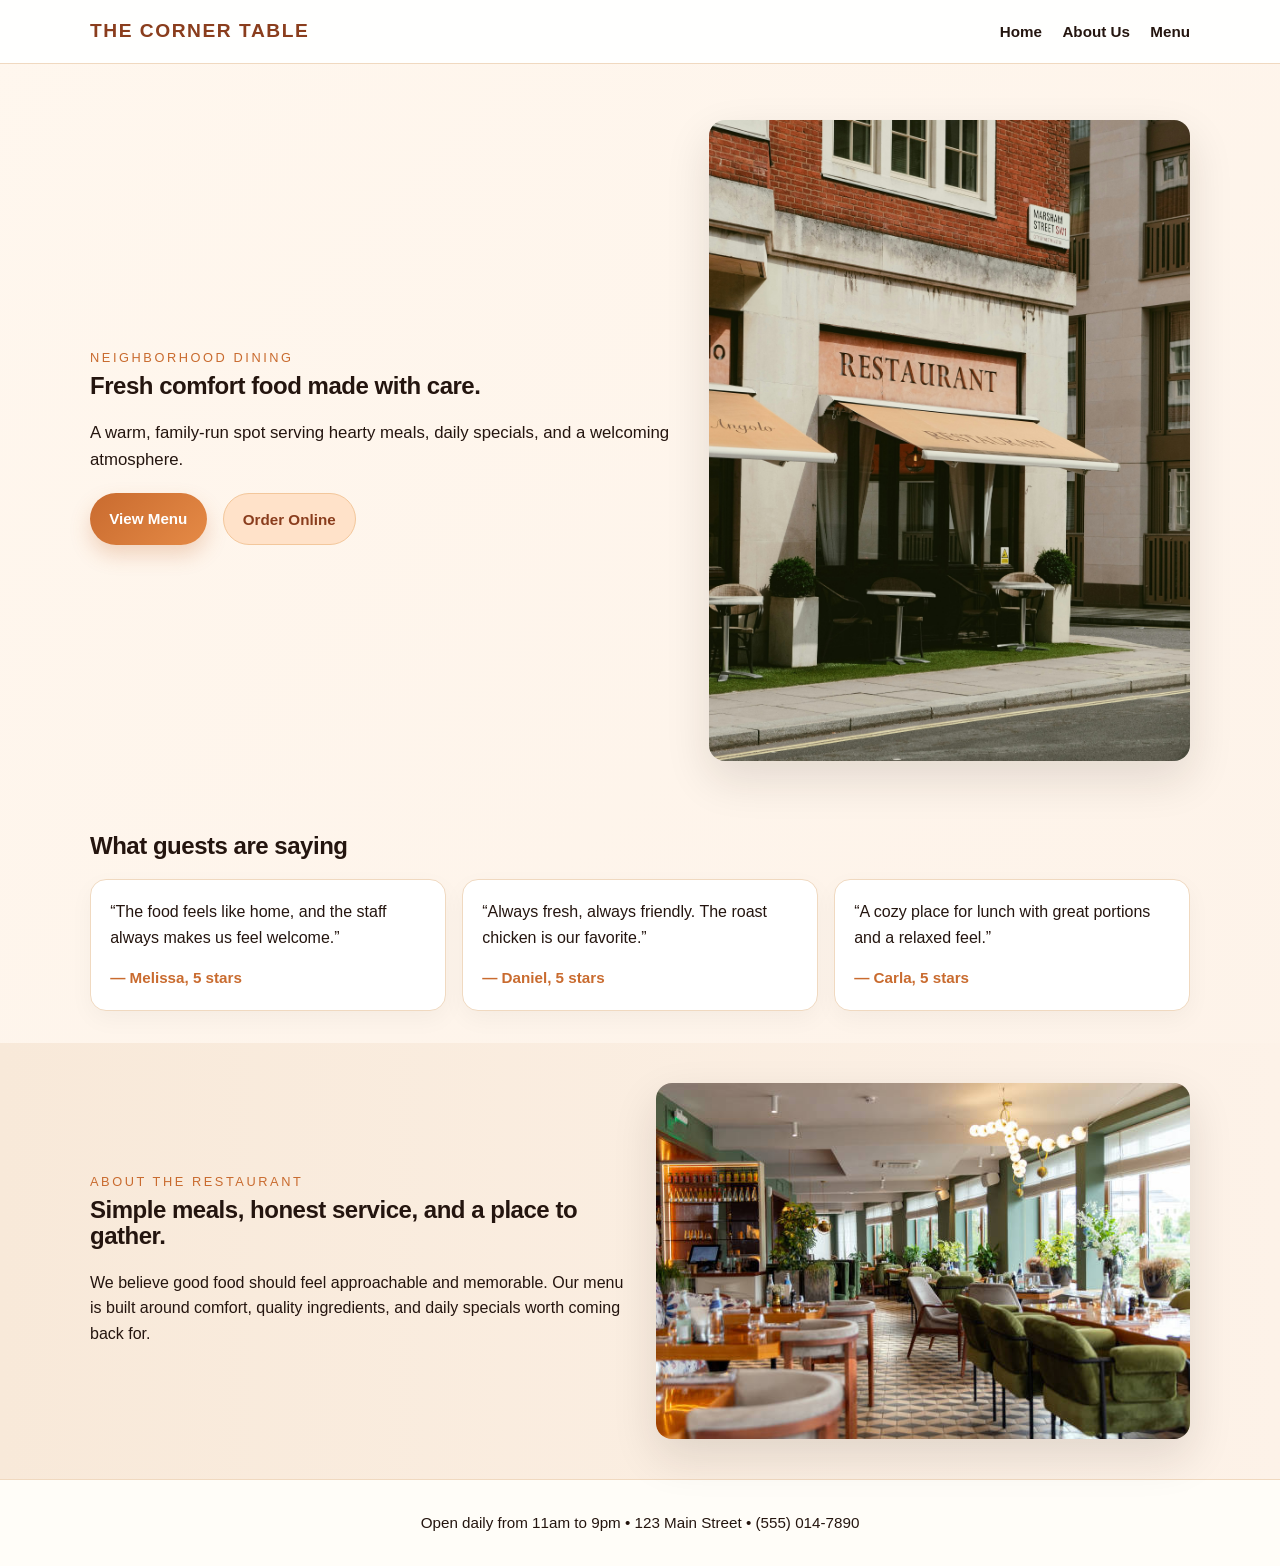
<file: index.html>
<!DOCTYPE html>
<html lang="en">
  <head>
    <meta charset="UTF-8" />
    <meta name="viewport" content="width=device-width, initial-scale=1.0" />
    <title>The Corner Table</title>
    <meta name="description" content="A simple demo website for a neighborhood restaurant." />
    <link rel="stylesheet" href="styles.css" />
  </head>
  <body>
    <header class="site-header">
      <div class="container nav-bar">
        <a class="brand" href="index.html">The Corner Table</a>
        <nav>
          <a href="index.html">Home</a>
          <a href="about.html">About Us</a>
          <a href="menu.html">Menu</a>
        </nav>
      </div>
    </header>

    <main>
      <section class="hero">
        <div class="container hero-content">
          <div>
            <p class="eyebrow">Neighborhood dining</p>
            <h1>Fresh comfort food made with care.</h1>
            <p class="lead">
              A warm, family-run spot serving hearty meals, daily specials, and a welcoming atmosphere.
            </p>
            <div class="hero-actions">
              <a class="btn btn-primary" href="menu.html">View Menu</a>
              <button class="btn btn-secondary" onclick="alert('This feature can be added if you want it.')">
                Order Online
              </button>
            </div>
          </div>
          <img src="images/restaurant_exterior.jpg" alt="Restaurant exterior" />
        </div>
      </section>

      <section class="section">
        <div class="container">
          <h2>What guests are saying</h2>
          <div class="reviews-grid">
            <article class="card review-card">
              <p>“The food feels like home, and the staff always makes us feel welcome.”</p>
              <div class="reviewer">— Melissa, 5 stars</div>
            </article>
            <article class="card review-card">
              <p>“Always fresh, always friendly. The roast chicken is our favorite.”</p>
              <div class="reviewer">— Daniel, 5 stars</div>
            </article>
            <article class="card review-card">
              <p>“A cozy place for lunch with great portions and a relaxed feel.”</p>
              <div class="reviewer">— Carla, 5 stars</div>
            </article>
          </div>
        </div>
      </section>

      <section class="section section-alt">
        <div class="container intro-grid">
          <div>
            <p class="eyebrow">About the restaurant</p>
            <h2>Simple meals, honest service, and a place to gather.</h2>
            <p>
              We believe good food should feel approachable and memorable. Our menu is built around comfort, quality ingredients, and daily specials worth coming back for.
            </p>
          </div>
          <img src="images/restaurant_interior.jpg" alt="Restaurant interior" />
        </div>
      </section>
    </main>

    <footer class="site-footer">
      <div class="container">
        <p>Open daily from 11am to 9pm • 123 Main Street • (555) 014-7890</p>
      </div>
    </footer>
  </body>
</html>
</file>
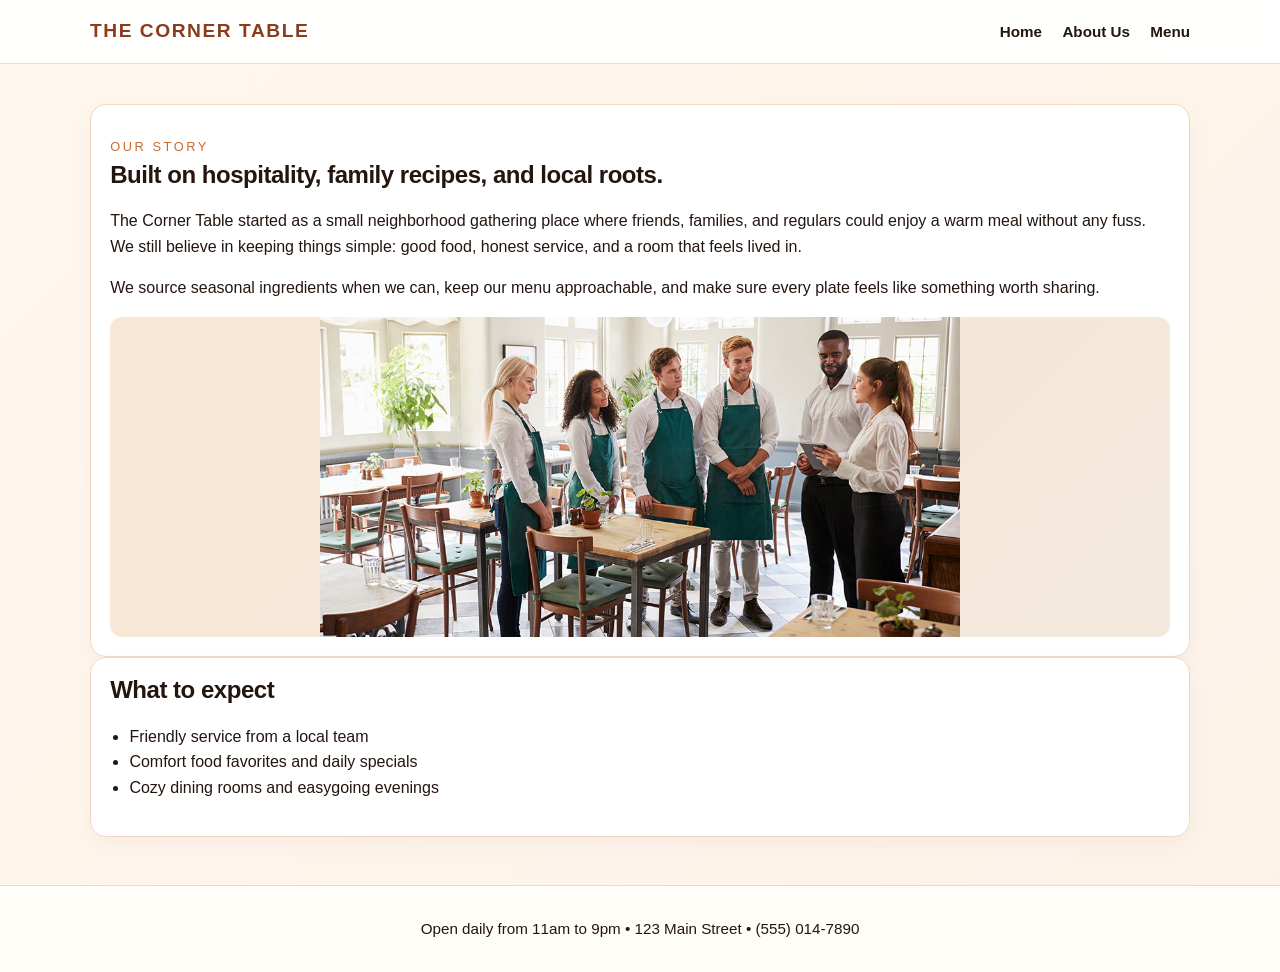
<file: about.html>
<!DOCTYPE html>
<html lang="en">
  <head>
    <meta charset="UTF-8" />
    <meta name="viewport" content="width=device-width, initial-scale=1.0" />
    <title>About Us | The Corner Table</title>
    <link rel="stylesheet" href="styles.css" />
  </head>
  <body>
    <header class="site-header">
      <div class="container nav-bar">
        <a class="brand" href="index.html">The Corner Table</a>
        <nav>
          <a href="index.html">Home</a>
          <a href="about.html">About Us</a>
          <a href="menu.html">Menu</a>
        </nav>
      </div>
    </header>

    <main class="page">
      <div class="container page-content">
        <section class="card">
          <p class="eyebrow">Our story</p>
          <h1>Built on hospitality, family recipes, and local roots.</h1>
          <p>
            The Corner Table started as a small neighborhood gathering place where friends, families, and regulars could enjoy a warm meal without any fuss. We still believe in keeping things simple: good food, honest service, and a room that feels lived in.
          </p>
          <p>
            We source seasonal ingredients when we can, keep our menu approachable, and make sure every plate feels like something worth sharing.
          </p>
          <img src="images/owner_conversing.jpeg" alt="Owner talking with a guest" class="about-image" />
        </section>

        <section class="card">
          <h2>What to expect</h2>
          <ul class="list">
            <li>Friendly service from a local team</li>
            <li>Comfort food favorites and daily specials</li>
            <li>Cozy dining rooms and easygoing evenings</li>
          </ul>
        </section>
      </div>
    </main>

    <footer class="site-footer">
      <div class="container">
        <p>Open daily from 11am to 9pm • 123 Main Street • (555) 014-7890</p>
      </div>
    </footer>
  </body>
</html>
</file>
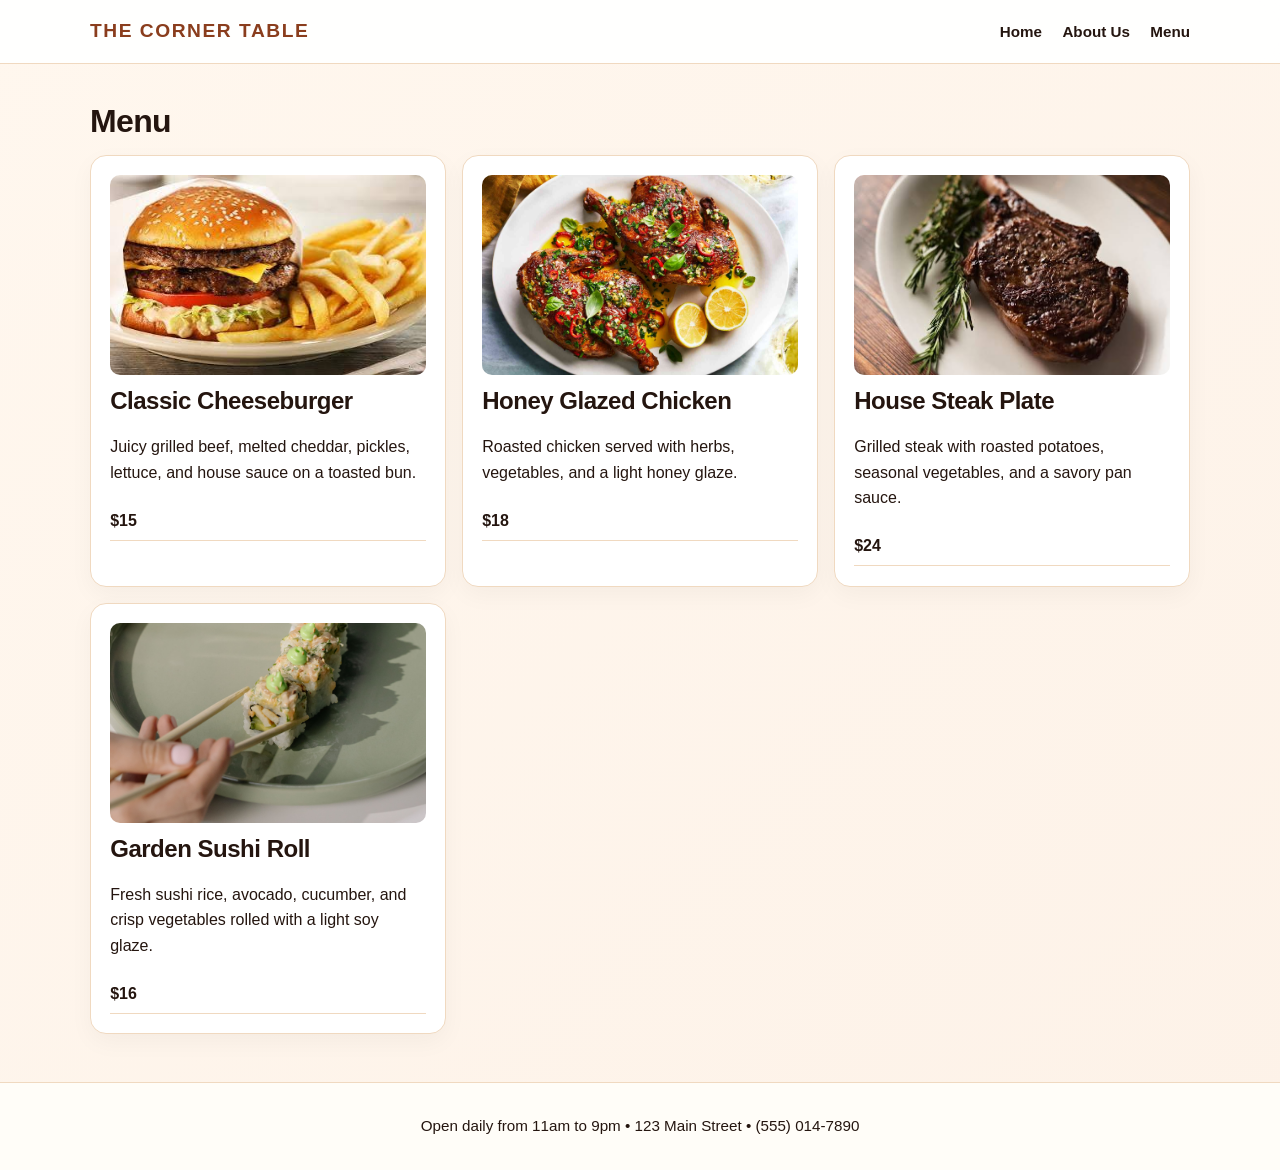
<file: menu.html>
<!DOCTYPE html>
<html lang="en">
  <head>
    <meta charset="UTF-8" />
    <meta name="viewport" content="width=device-width, initial-scale=1.0" />
    <title>Menu | The Corner Table</title>
    <link rel="stylesheet" href="styles.css" />
  </head>
  <body>
    <header class="site-header">
      <div class="container nav-bar">
        <a class="brand" href="index.html">The Corner Table</a>
        <nav>
          <a href="index.html">Home</a>
          <a href="about.html">About Us</a>
          <a href="menu.html">Menu</a>
        </nav>
      </div>
    </header>

    <main class="page">
      <div class="container">
        <h1 class="page-title">Menu</h1>
        <div class="menu-grid">
          <section class="card menu-card">
            <img src="images/cheeseburger.jpg" alt="Cheeseburger" />
            <h2>Classic Cheeseburger</h2>
            <p>Juicy grilled beef, melted cheddar, pickles, lettuce, and house sauce on a toasted bun.</p>
            <div class="menu-item"><strong>$15</strong></div>
          </section>

          <section class="card menu-card">
            <img src="images/chicken.jpg" alt="Chicken dish" />
            <h2>Honey Glazed Chicken</h2>
            <p>Roasted chicken served with herbs, vegetables, and a light honey glaze.</p>
            <div class="menu-item"><strong>$18</strong></div>
          </section>

          <section class="card menu-card">
            <img src="images/steak.jpg" alt="Steak" />
            <h2>House Steak Plate</h2>
            <p>Grilled steak with roasted potatoes, seasonal vegetables, and a savory pan sauce.</p>
            <div class="menu-item"><strong>$24</strong></div>
          </section>

          <section class="card menu-card">
            <img src="images/sushi.jpg" alt="Sushi roll" />
            <h2>Garden Sushi Roll</h2>
            <p>Fresh sushi rice, avocado, cucumber, and crisp vegetables rolled with a light soy glaze.</p>
            <div class="menu-item"><strong>$16</strong></div>
          </section>
        </div>
      </div>
    </main>

    <footer class="site-footer">
      <div class="container">
        <p>Open daily from 11am to 9pm • 123 Main Street • (555) 014-7890</p>
      </div>
    </footer>
  </body>
</html>
</file>
<file: styles.css>
:root {
  --bg: #fff7ee;
  --surface: #ffffff;
  --text: #24150f;
  --accent: #c96b2f;
  --accent-dark: #8a3d1d;
  --accent-soft: #ffe2c9;
  --border: #f0d9c0;
  --shadow: 0 18px 45px rgba(36, 21, 15, 0.12);
}

* {
  box-sizing: border-box;
}

body {
  margin: 0;
  font-family: "Segoe UI", Tahoma, Geneva, Verdana, sans-serif;
  background: linear-gradient(135deg, var(--bg) 0%, #fdf2e8 100%);
  color: var(--text);
  line-height: 1.6;
}

img {
  max-width: 100%;
  display: block;
}

.container {
  width: min(1100px, calc(100% - 2rem));
  margin: 0 auto;
}

.site-header {
  background: rgba(255, 255, 255, 0.92);
  border-bottom: 1px solid var(--border);
  position: sticky;
  top: 0;
  z-index: 10;
  backdrop-filter: blur(8px);
}

.nav-bar {
  display: flex;
  justify-content: space-between;
  align-items: center;
  padding: 1rem 0;
  flex-wrap: wrap;
}

.brand {
  color: var(--accent-dark);
  text-decoration: none;
  font-size: 1.2rem;
  font-weight: 800;
  letter-spacing: 0.08em;
  text-transform: uppercase;
}

nav a {
  margin-left: 1rem;
  text-decoration: none;
  color: var(--text);
  font-weight: 600;
  transition: color 0.2s ease;
  font-size: 0.95rem;
}

nav a:hover {
  color: var(--accent);
}

.hero {
  padding: 3.5rem 0 2.5rem;
}

.hero-content {
  display: grid;
  grid-template-columns: 1.1fr 0.9fr;
  gap: 2rem;
  align-items: center;
}

.hero img,
.intro-grid img {
  border-radius: 16px;
  box-shadow: var(--shadow);
  transition: transform 0.3s ease;
}

.hero img:hover,
.intro-grid img:hover {
  transform: translateY(-3px);
}

.eyebrow {
  text-transform: uppercase;
  letter-spacing: 0.2em;
  font-size: 0.8rem;
  color: var(--accent);
  margin-bottom: 0.3rem;
}

h1,
h2 {
  margin-top: 0;
  line-height: 1.1;
  letter-spacing: -0.02em;
}

.lead {
  font-size: 1.05rem;
  max-width: 600px;
}

.hero-actions {
  display: flex;
  gap: 1rem;
  margin-top: 1.25rem;
  flex-wrap: wrap;
}

.btn {
  display: inline-block;
  border: 0;
  border-radius: 999px;
  padding: 0.85rem 1.2rem;
  text-decoration: none;
  font-size: 0.95rem;
  font-weight: 700;
  cursor: pointer;
  transition: transform 0.2s ease, box-shadow 0.2s ease;
  min-height: 44px;
  display: flex;
  align-items: center;
  justify-content: center;
}

.btn:hover {
  transform: translateY(-2px);
}

.btn-primary {
  background: linear-gradient(135deg, var(--accent) 0%, #e58a46 100%);
  color: white;
  box-shadow: 0 10px 20px rgba(201, 107, 47, 0.25);
}

.btn-secondary {
  background: var(--accent-soft);
  color: var(--accent-dark);
  border: 1px solid #f3c79b;
}

.section {
  padding: 2rem 0;
}

.section-alt {
  background: linear-gradient(90deg, #f8e9d9 0%, #fdf2e8 100%);
  padding: 2.5rem 0;
}

.reviews-grid,
.menu-grid {
  display: grid;
  grid-template-columns: repeat(3, 1fr);
  gap: 1rem;
  margin-top: 1rem;
}

.card {
  background: var(--surface);
  border: 1px solid var(--border);
  border-radius: 16px;
  padding: 1.2rem;
  box-shadow: 0 8px 24px rgba(36, 21, 15, 0.04);
}

.menu-card img {
  width: 100%;
  height: 200px;
  object-fit: cover;
  border-radius: 10px;
  margin-bottom: 0.8rem;
}

.about-image {
  width: 100%;
  height: auto;
  max-height: 320px;
  object-fit: contain;
  border-radius: 12px;
  margin-top: 1rem;
  background: linear-gradient(135deg, #f9e7d6 0%, #f2e8dc 100%);
}

.review-card p {
  margin-top: 0;
}

.reviewer {
  font-size: 0.95rem;
  color: var(--accent);
  font-weight: 700;
}

.intro-grid {
  display: grid;
  grid-template-columns: 1fr 1fr;
  gap: 2rem;
  align-items: center;
}

.page {
  padding: 2.5rem 0 3rem;
}

.page-title {
  margin-bottom: 1rem;
}

.list {
  padding-left: 1.2rem;
}

.menu-item {
  display: flex;
  justify-content: space-between;
  padding: 0.4rem 0;
  border-bottom: 1px solid var(--border);
}

.site-footer {
  background: #fffdf8;
  border-top: 1px solid var(--border);
  padding: 1rem 0;
  text-align: center;
  font-size: 0.95rem;
}

@media (max-width: 800px) {
  .container {
    width: calc(100% - 1rem);
  }

  .site-header {
    padding: 0 0.5rem;
  }

  .nav-bar {
    padding: 0.6rem 0;
  }

  .brand {
    font-size: 1rem;
  }

  nav {
    display: flex;
    flex-wrap: wrap;
    gap: 0.3rem;
  }

  nav a {
    margin-left: 0;
    font-size: 0.8rem;
    padding: 0.3rem 0.6rem;
  }

  .hero {
    padding: 1.2rem 0 1rem;
  }

  .hero-content {
    gap: 0.8rem;
  }

  .hero-content div {
    order: 2;
  }

  .hero-content img {
    order: 1;
    border-radius: 12px;
  }

  h1 {
    font-size: 1.6rem;
    margin: 0.3rem 0;
  }

  h2 {
    font-size: 1.2rem;
    margin: 0.3rem 0;
  }

  .eyebrow {
    font-size: 0.65rem;
    margin-bottom: 0.2rem;
  }

  .lead {
    font-size: 0.9rem;
    margin: 0.5rem 0;
  }

  p {
    margin: 0.5rem 0;
  }

  .hero-actions {
    gap: 0.5rem;
    flex-direction: column;
    margin-top: 0.8rem;
  }

  .btn {
    padding: 0.65rem 1rem;
    font-size: 0.85rem;
    width: 100%;
    min-height: 40px;
  }

  .section {
    padding: 1rem 0;
  }

  .reviews-grid,
  .menu-grid {
    gap: 0.8rem;
    margin-top: 0.8rem;
  }

  .hero-content,
  .intro-grid,
  .reviews-grid,
  .menu-grid {
    grid-template-columns: 1fr;
  }

  .review-card p {
    font-size: 0.9rem;
    margin: 0.3rem 0;
  }

  .reviewer {
    font-size: 0.8rem;
    margin-top: 0.5rem;
  }

  .card {
    padding: 0.8rem;
    border-radius: 12px;
  }

  .menu-card img {
    height: 150px;
    margin-bottom: 0.6rem;
    border-radius: 8px;
  }

  .menu-card h2 {
    margin: 0.3rem 0;
    font-size: 1.1rem;
  }

  .menu-card p {
    font-size: 0.85rem;
    margin: 0.4rem 0;
  }

  .about-image {
    margin-top: 0.8rem;
    max-height: 250px;
  }

  .page {
    padding: 1rem 0 1.5rem;
  }

  .page-title {
    font-size: 1.4rem;
    margin-bottom: 0.8rem;
  }

  .list {
    padding-left: 1rem;
  }

  .list li {
    margin: 0.4rem 0;
  }
}

@media (max-width: 480px) {
  .container {
    width: calc(100% - 0.8rem);
  }

  .nav-bar {
    padding: 0.5rem 0;
  }

  .brand {
    font-size: 0.85rem;
  }

  nav a {
    font-size: 0.7rem;
    padding: 0.25rem 0.5rem;
  }

  h1 {
    font-size: 1.3rem;
    line-height: 1.2;
  }

  h2 {
    font-size: 1rem;
    line-height: 1.2;
  }

  h3 {
    font-size: 0.95rem;
    margin: 0.4rem 0;
  }

  .lead {
    font-size: 0.85rem;
    margin: 0.4rem 0;
  }

  p {
    margin: 0.4rem 0;
    font-size: 0.9rem;
  }

  .hero {
    padding: 0.8rem 0 0.6rem;
  }

  .eyebrow {
    font-size: 0.6rem;
    margin-bottom: 0.15rem;
  }

  .hero-actions {
    gap: 0.4rem;
    margin-top: 0.6rem;
  }

  .btn {
    padding: 0.6rem 0.8rem;
    font-size: 0.8rem;
    min-height: 38px;
  }

  .section {
    padding: 0.8rem 0;
  }

  .reviews-grid,
  .menu-grid {
    gap: 0.6rem;
    margin-top: 0.6rem;
  }

  .card {
    padding: 0.7rem;
    border-radius: 10px;
  }

  .review-card p {
    font-size: 0.85rem;
    margin: 0.2rem 0;
  }

  .reviewer {
    font-size: 0.75rem;
    margin-top: 0.4rem;
  }

  .menu-card img {
    height: 120px;
    margin-bottom: 0.5rem;
  }

  .menu-card h2 {
    margin: 0.2rem 0;
    font-size: 0.95rem;
  }

  .menu-card p {
    font-size: 0.8rem;
    margin: 0.3rem 0;
  }

  .about-image {
    margin-top: 0.6rem;
    max-height: 200px;
  }

  .page {
    padding: 0.8rem 0 1rem;
  }

  .page-title {
    font-size: 1.2rem;
    margin-bottom: 0.6rem;
  }

  .list {
    padding-left: 0.8rem;
  }

  .list li {
    margin: 0.3rem 0;
    font-size: 0.9rem;
  }
}
</file>
